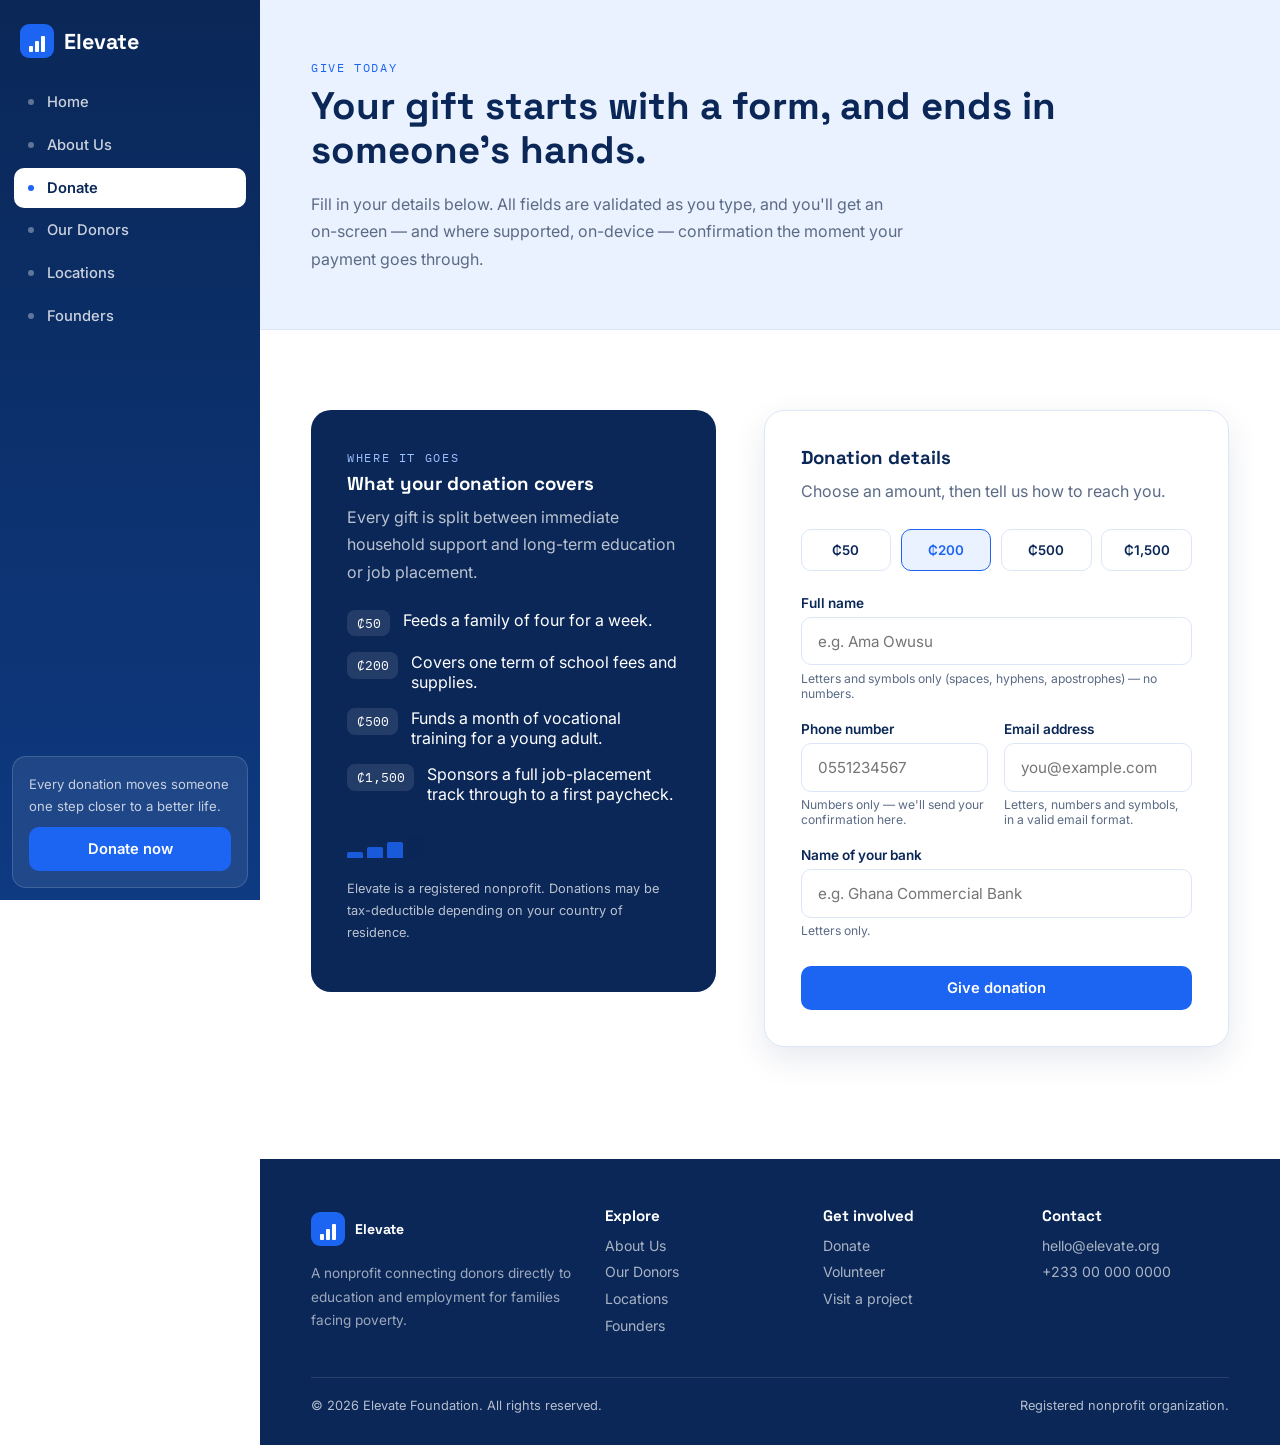
<file: donate.html>
<!DOCTYPE html>
<html lang="en">
<head>
<!-- Google Analytics -->
<script async src="https://www.googletagmanager.com/gtag/js?id=G-XXXXXXXXXX"></script>
<script>
  window.dataLayer = window.dataLayer || [];
  function gtag(){dataLayer.push(arguments);}
  gtag('js', new Date());
  gtag('config', 'G-XXXXXXXXXX');
</script>
<!-- End Google Analytics -->
<meta charset="UTF-8">
<meta name="viewport" content="width=device-width, initial-scale=1.0">
<title>Donate — Elevate</title>
<link rel="stylesheet" href="css/style.css">
</head>
<body>

<div class="app-shell">

  <div class="backdrop" data-nav-toggle></div>

  <aside class="sidebar">
    <div class="sidebar-top">
      <a href="index.html" class="brand">
        <span class="brand-mark"><span></span><span></span><span></span></span>
        Elevate
      </a>
      <button class="hamburger" data-nav-toggle aria-label="Close menu"><span></span><span></span><span></span></button>
    </div>
    <nav class="sidebar-nav">
      <a href="index.html"><span class="dot"></span>Home</a>
      <a href="about.html"><span class="dot"></span>About Us</a>
      <a href="donate.html"><span class="dot"></span>Donate</a>
      <a href="donors.html"><span class="dot"></span>Our Donors</a>
      <a href="locations.html"><span class="dot"></span>Locations</a>
      <a href="founders.html"><span class="dot"></span>Founders</a>
    </nav>
    <div class="sidebar-cta">
      <p>Every donation moves someone one step closer to a better life.</p>
      <a href="donate.html" class="btn btn-primary">Donate now</a>
    </div>
  </aside>

  <div class="main">
    <div class="topbar">
      <a href="index.html" class="brand">
        <span class="brand-mark"><span></span><span></span><span></span></span> Elevate
      </a>
      <button class="hamburger" data-nav-toggle aria-label="Open menu"><span></span><span></span><span></span></button>
    </div>

    <div class="content">

      <header class="page-header">
        <span class="eyebrow">Give today</span>
        <h1>Your gift starts with a form, and ends in someone's hands.</h1>
        <p>Fill in your details below. All fields are validated as you type, and you'll get an on-screen — and where supported, on-device — confirmation the moment your payment goes through.</p>
      </header>

      <section class="section">
        <div class="container donate-layout">

          <!-- LEFT: impact panel -->
          <div class="donate-panel">
            <span class="eyebrow" style="color:#9DBEFF;">Where it goes</span>
            <h3>What your donation covers</h3>
            <p>Every gift is split between immediate household support and long-term education or job placement.</p>
            <ul class="impact-list">
              <li><span class="amt">₵50</span><span>Feeds a family of four for a week.</span></li>
              <li><span class="amt">₵200</span><span>Covers one term of school fees and supplies.</span></li>
              <li><span class="amt">₵500</span><span>Funds a month of vocational training for a young adult.</span></li>
              <li><span class="amt">₵1,500</span><span>Sponsors a full job-placement track through to a first paycheck.</span></li>
            </ul>
            <div class="step-rule" style="margin-top:2rem;"><span></span><span></span><span></span><span></span></div>
            <p style="font-size:.8rem;">Elevate is a registered nonprofit. Donations may be tax-deductible depending on your country of residence.</p>
          </div>

          <!-- RIGHT: form -->
          <div class="form-card">
            <h3>Donation details</h3>
            <p style="margin-bottom:1.5rem;">Choose an amount, then tell us how to reach you.</p>

            <div class="amount-grid">
              <button type="button" class="amount-opt" data-value="50">₵50</button>
              <button type="button" class="amount-opt selected" data-value="200">₵200</button>
              <button type="button" class="amount-opt" data-value="500">₵500</button>
              <button type="button" class="amount-opt" data-value="1500">₵1,500</button>
            </div>

            <form id="donation-form" novalidate>
              <input type="hidden" id="amount" name="amount" value="200">

              <div class="field">
                <label for="fullname">Full name</label>
                <input type="text" id="fullname" name="fullname" placeholder="e.g. Ama Owusu" autocomplete="name" required>
                <div class="hint">Letters and symbols only (spaces, hyphens, apostrophes) — no numbers.</div>
                <div class="error-msg">Use letters and symbols only (no numbers).</div>
              </div>

              <div class="row-2">
                <div class="field">
                  <label for="phone">Phone number</label>
                  <input type="tel" id="phone" name="phone" placeholder="0551234567" autocomplete="tel" inputmode="numeric" required>
                  <div class="hint">Numbers only — we'll send your confirmation here.</div>
                  <div class="error-msg">Numbers only, 7–15 digits.</div>
                </div>
                <div class="field">
                  <label for="email">Email address</label>
                  <input type="email" id="email" name="email" placeholder="you@example.com" autocomplete="email" required>
                  <div class="hint">Letters, numbers and symbols, in a valid email format.</div>
                  <div class="error-msg">Enter a valid email address.</div>
                </div>
              </div>

              <div class="field">
                <label for="bankname">Name of your bank</label>
                <input type="text" id="bankname" name="bankname" placeholder="e.g. Ghana Commercial Bank" autocomplete="off" required>
                <div class="hint">Letters only.</div>
                <div class="error-msg">Bank name should contain letters only.</div>
              </div>

              <button type="submit" class="btn btn-primary btn-block" style="margin-top:.5rem;">Give donation</button>

              <div class="pay-toast" id="pay-toast">
                <span>✅</span>
                <span><strong>Payment received.</strong> Thank you — your gift is on its way to a family who needs it.</span>
              </div>

              <div class="phone-mock" id="phone-mock">
                <span class="icon">📱</span>
                <div>
                  <strong>Notification sent to your phone</strong>
                  <small>"Elevate: Thank you! Your donation was received." A copy was also sent to your email.</small>
                </div>
              </div>
            </form>
          </div>

        </div>
      </section>

    </div>

    <footer class="site-footer">
      <div class="footer-grid">
        <div>
          <a href="index.html" class="brand" style="color:#fff;margin-bottom:.75rem;display:flex;">
            <span class="brand-mark"><span></span><span></span><span></span></span> Elevate
          </a>
          <p style="color:rgba(255,255,255,.6);font-size:.85rem;max-width:32ch;">A nonprofit connecting donors directly to education and employment for families facing poverty.</p>
        </div>
        <div>
          <h4>Explore</h4>
          <a href="about.html">About Us</a>
          <a href="donors.html">Our Donors</a>
          <a href="locations.html">Locations</a>
          <a href="founders.html">Founders</a>
        </div>
        <div>
          <h4>Get involved</h4>
          <a href="donate.html">Donate</a>
          <a href="about.html">Volunteer</a>
          <a href="locations.html">Visit a project</a>
        </div>
        <div>
          <h4>Contact</h4>
          <a href="mailto:hello@elevate.org">hello@elevate.org</a>
          <a href="tel:+233000000000">+233 00 000 0000</a>
        </div>
      </div>
      <div class="footer-bottom">
        <span>&copy; 2026 Elevate Foundation. All rights reserved.</span>
        <span>Registered nonprofit organization.</span>
      </div>
    </footer>

  </div>
</div>

<script src="js/nav.js"></script>
<script src="js/donate.js"></script>
</body>
</html>
</file>
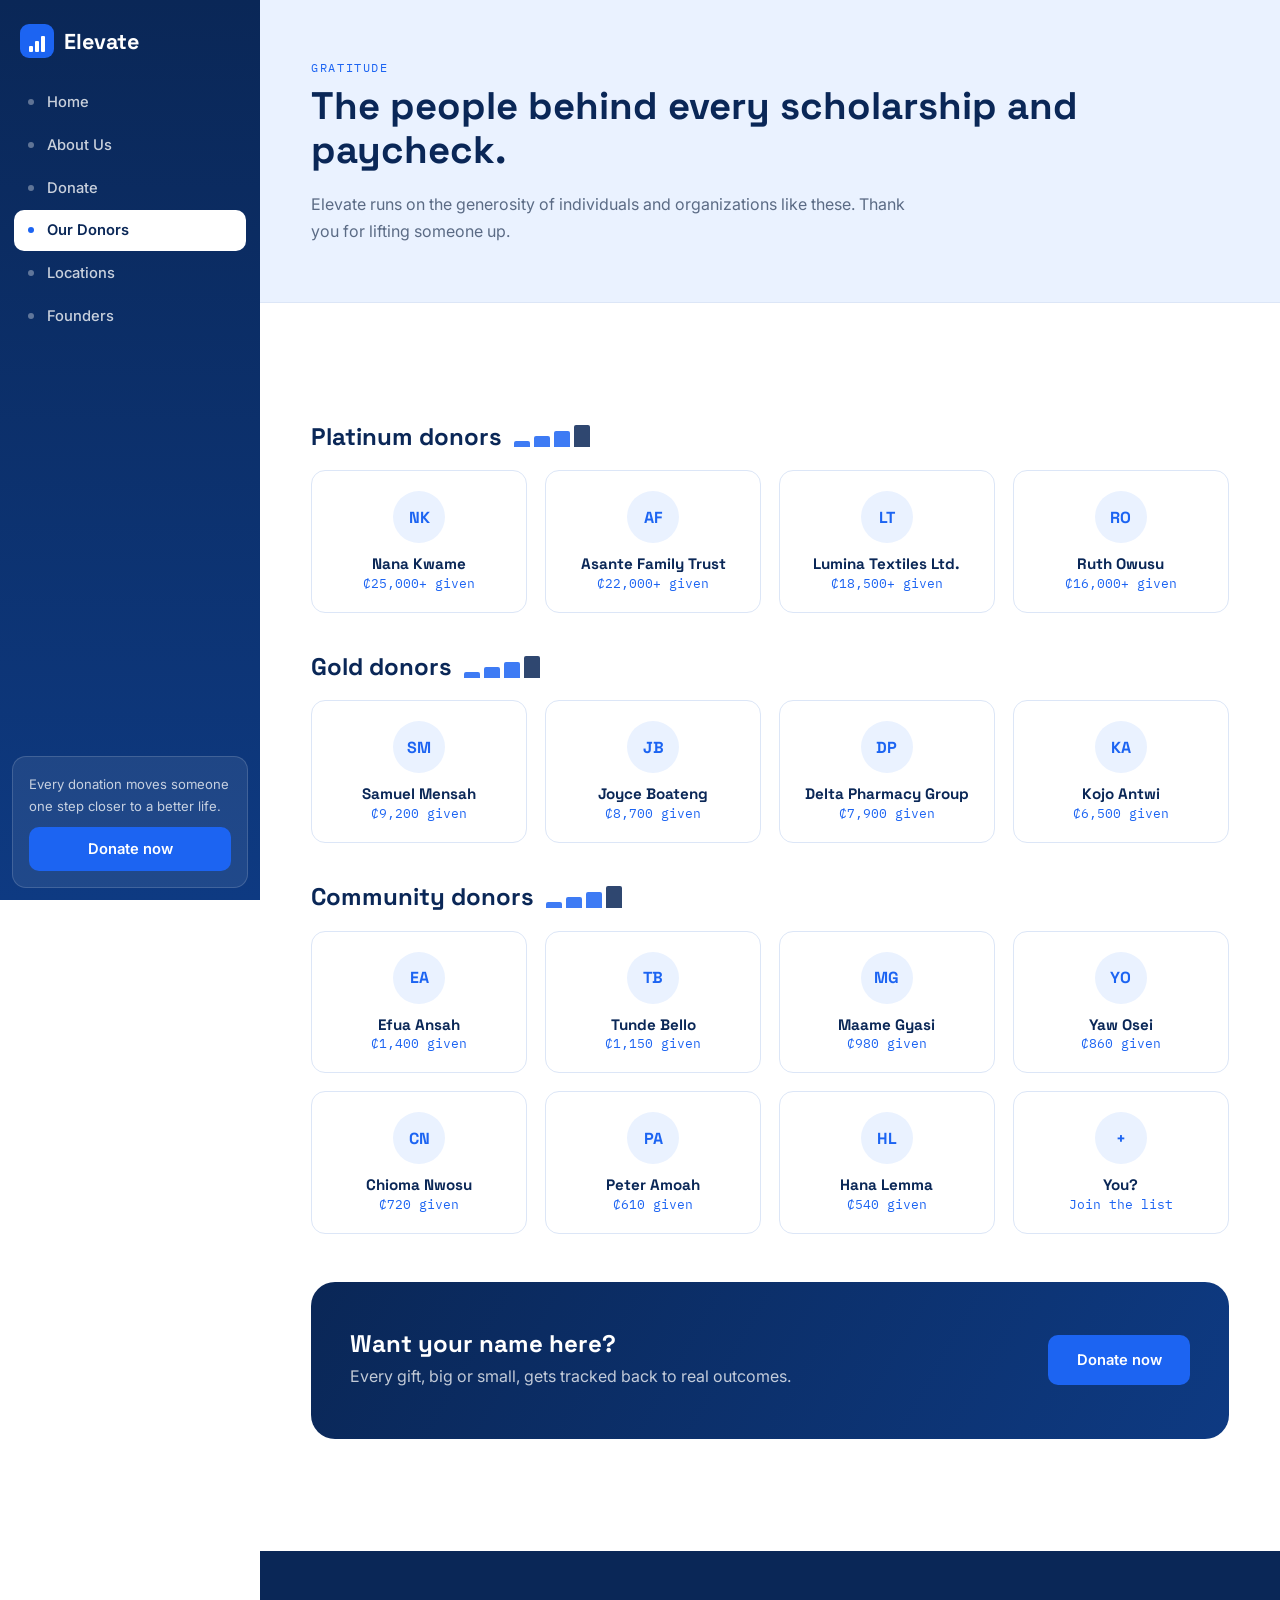
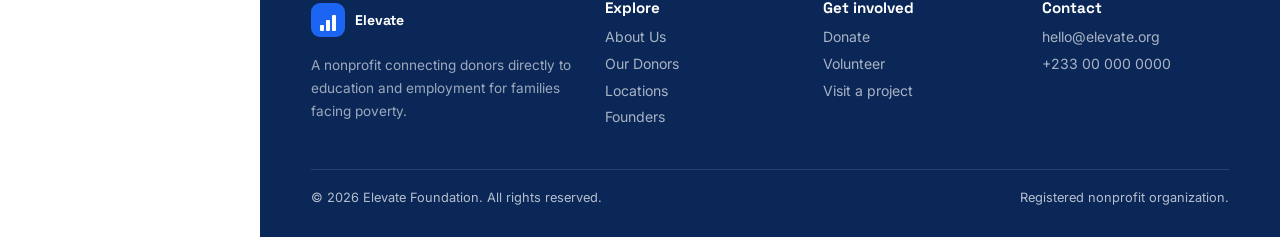
<file: donors.html>
<!DOCTYPE html>
<html lang="en">
<head>
<!-- Google Analytics -->
<script async src="https://www.googletagmanager.com/gtag/js?id=G-XXXXXXXXXX"></script>
<script>
  window.dataLayer = window.dataLayer || [];
  function gtag(){dataLayer.push(arguments);}
  gtag('js', new Date());
  gtag('config', 'G-XXXXXXXXXX');
</script>
<!-- End Google Analytics -->
<meta charset="UTF-8">
<meta name="viewport" content="width=device-width, initial-scale=1.0">
<title>Our Donors — Elevate</title>
<link rel="stylesheet" href="css/style.css">
</head>
<body>

<div class="app-shell">

  <div class="backdrop" data-nav-toggle></div>

  <aside class="sidebar">
    <div class="sidebar-top">
      <a href="index.html" class="brand">
        <span class="brand-mark"><span></span><span></span><span></span></span>
        Elevate
      </a>
      <button class="hamburger" data-nav-toggle aria-label="Close menu"><span></span><span></span><span></span></button>
    </div>
    <nav class="sidebar-nav">
      <a href="index.html"><span class="dot"></span>Home</a>
      <a href="about.html"><span class="dot"></span>About Us</a>
      <a href="donate.html"><span class="dot"></span>Donate</a>
      <a href="donors.html"><span class="dot"></span>Our Donors</a>
      <a href="locations.html"><span class="dot"></span>Locations</a>
      <a href="founders.html"><span class="dot"></span>Founders</a>
    </nav>
    <div class="sidebar-cta">
      <p>Every donation moves someone one step closer to a better life.</p>
      <a href="donate.html" class="btn btn-primary">Donate now</a>
    </div>
  </aside>

  <div class="main">
    <div class="topbar">
      <a href="index.html" class="brand">
        <span class="brand-mark"><span></span><span></span><span></span></span> Elevate
      </a>
      <button class="hamburger" data-nav-toggle aria-label="Open menu"><span></span><span></span><span></span></button>
    </div>

    <div class="content">

      <header class="page-header">
        <span class="eyebrow">Gratitude</span>
        <h1>The people behind every scholarship and paycheck.</h1>
        <p>Elevate runs on the generosity of individuals and organizations like these. Thank you for lifting someone up.</p>
      </header>

      <section class="section">
        <div class="container">

          <div class="tier-heading">
            <h2 style="margin:0;">Platinum donors</h2>
            <div class="step-rule"><span></span><span></span><span></span><span></span></div>
          </div>
          <div class="donor-grid">
            <div class="donor-card"><div class="donor-avatar">NK</div><h4>Nana Kwame</h4><div class="amt">₵25,000+ given</div></div>
            <div class="donor-card"><div class="donor-avatar">AF</div><h4>Asante Family Trust</h4><div class="amt">₵22,000+ given</div></div>
            <div class="donor-card"><div class="donor-avatar">LT</div><h4>Lumina Textiles Ltd.</h4><div class="amt">₵18,500+ given</div></div>
            <div class="donor-card"><div class="donor-avatar">RO</div><h4>Ruth Owusu</h4><div class="amt">₵16,000+ given</div></div>
          </div>

          <div class="tier-heading">
            <h2 style="margin:0;">Gold donors</h2>
            <div class="step-rule"><span></span><span></span><span></span><span></span></div>
          </div>
          <div class="donor-grid">
            <div class="donor-card"><div class="donor-avatar">SM</div><h4>Samuel Mensah</h4><div class="amt">₵9,200 given</div></div>
            <div class="donor-card"><div class="donor-avatar">JB</div><h4>Joyce Boateng</h4><div class="amt">₵8,700 given</div></div>
            <div class="donor-card"><div class="donor-avatar">DP</div><h4>Delta Pharmacy Group</h4><div class="amt">₵7,900 given</div></div>
            <div class="donor-card"><div class="donor-avatar">KA</div><h4>Kojo Antwi</h4><div class="amt">₵6,500 given</div></div>
          </div>

          <div class="tier-heading">
            <h2 style="margin:0;">Community donors</h2>
            <div class="step-rule"><span></span><span></span><span></span><span></span></div>
          </div>
          <div class="donor-grid">
            <div class="donor-card"><div class="donor-avatar">EA</div><h4>Efua Ansah</h4><div class="amt">₵1,400 given</div></div>
            <div class="donor-card"><div class="donor-avatar">TB</div><h4>Tunde Bello</h4><div class="amt">₵1,150 given</div></div>
            <div class="donor-card"><div class="donor-avatar">MG</div><h4>Maame Gyasi</h4><div class="amt">₵980 given</div></div>
            <div class="donor-card"><div class="donor-avatar">YO</div><h4>Yaw Osei</h4><div class="amt">₵860 given</div></div>
            <div class="donor-card"><div class="donor-avatar">CN</div><h4>Chioma Nwosu</h4><div class="amt">₵720 given</div></div>
            <div class="donor-card"><div class="donor-avatar">PA</div><h4>Peter Amoah</h4><div class="amt">₵610 given</div></div>
            <div class="donor-card"><div class="donor-avatar">HL</div><h4>Hana Lemma</h4><div class="amt">₵540 given</div></div>
            <div class="donor-card"><div class="donor-avatar">+</div><h4>You?</h4><div class="amt">Join the list</div></div>
          </div>

          <div class="cta-banner" style="margin-top:3rem;">
            <div>
              <h2>Want your name here?</h2>
              <p>Every gift, big or small, gets tracked back to real outcomes.</p>
            </div>
            <a href="donate.html" class="btn btn-primary" style="width:auto;padding:1rem 1.8rem;">Donate now</a>
          </div>

        </div>
      </section>

    </div>

    <footer class="site-footer">
      <div class="footer-grid">
        <div>
          <a href="index.html" class="brand" style="color:#fff;margin-bottom:.75rem;display:flex;">
            <span class="brand-mark"><span></span><span></span><span></span></span> Elevate
          </a>
          <p style="color:rgba(255,255,255,.6);font-size:.85rem;max-width:32ch;">A nonprofit connecting donors directly to education and employment for families facing poverty.</p>
        </div>
        <div>
          <h4>Explore</h4>
          <a href="about.html">About Us</a>
          <a href="donors.html">Our Donors</a>
          <a href="locations.html">Locations</a>
          <a href="founders.html">Founders</a>
        </div>
        <div>
          <h4>Get involved</h4>
          <a href="donate.html">Donate</a>
          <a href="about.html">Volunteer</a>
          <a href="locations.html">Visit a project</a>
        </div>
        <div>
          <h4>Contact</h4>
          <a href="mailto:hello@elevate.org">hello@elevate.org</a>
          <a href="tel:+233000000000">+233 00 000 0000</a>
        </div>
      </div>
      <div class="footer-bottom">
        <span>&copy; 2026 Elevate Foundation. All rights reserved.</span>
        <span>Registered nonprofit organization.</span>
      </div>
    </footer>

  </div>
</div>

<script src="js/nav.js"></script>
</body>
</html>
</file>
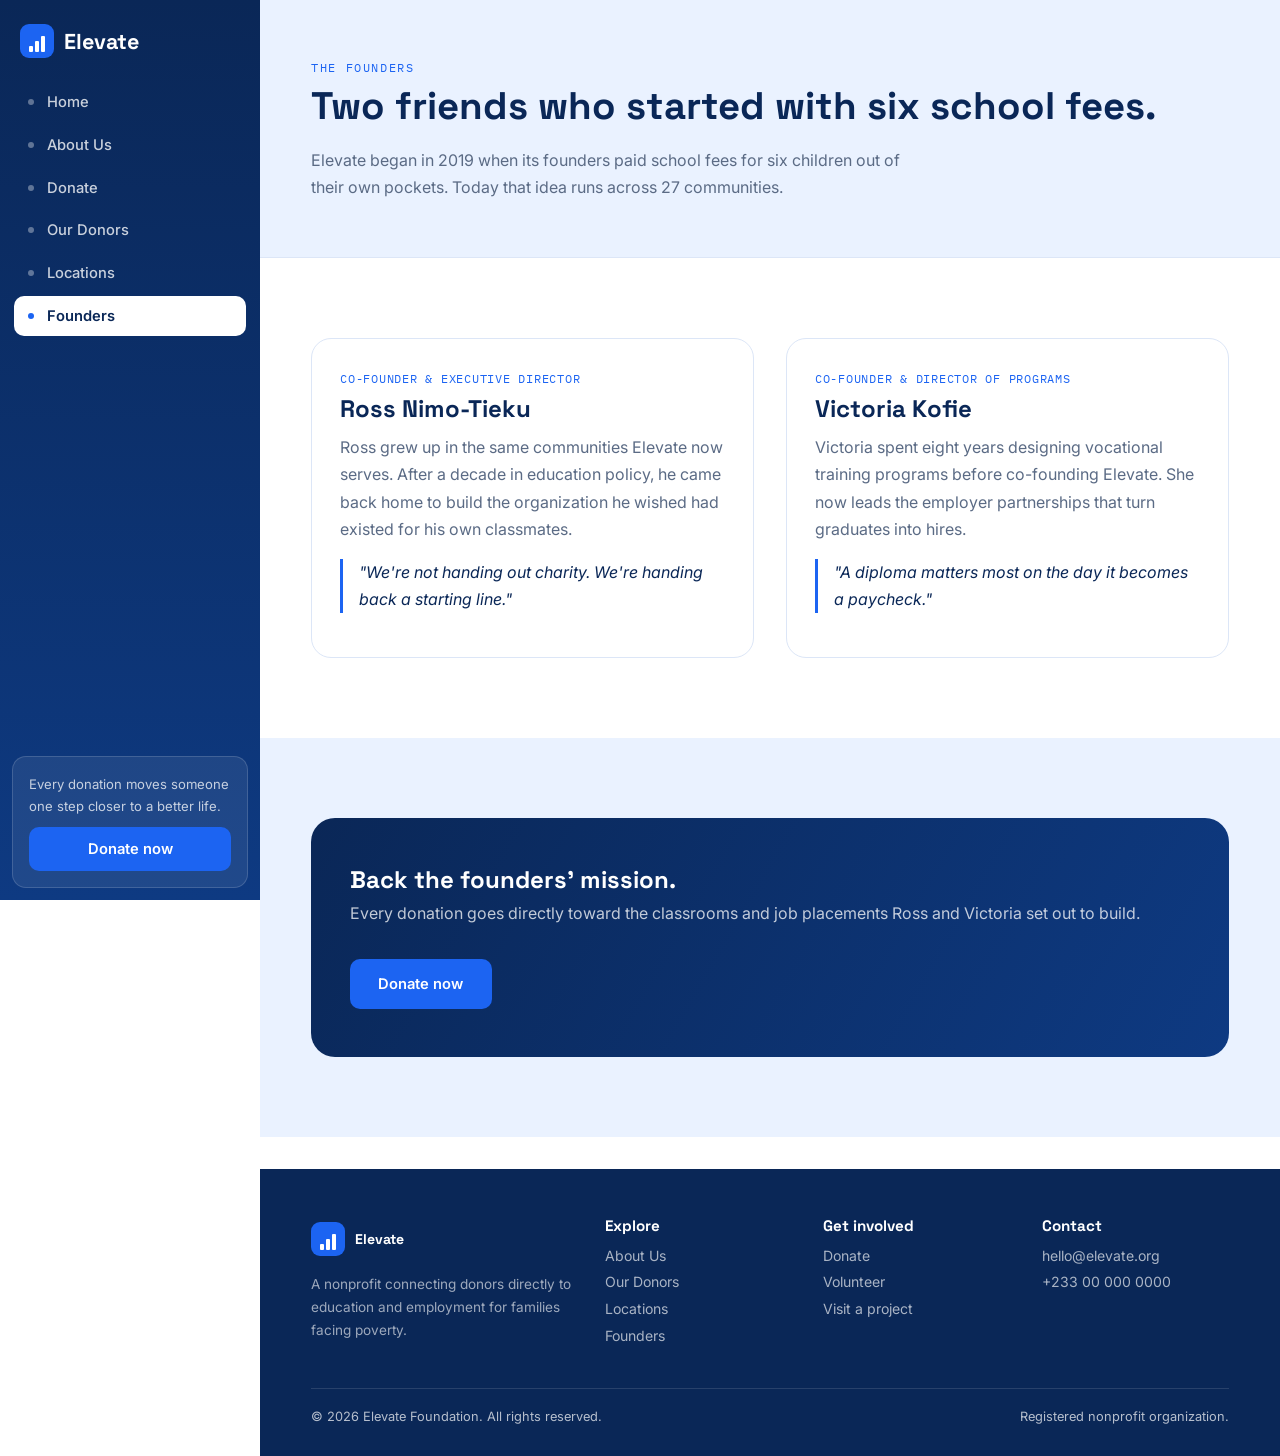
<file: founders.html>
<!DOCTYPE html>
<html lang="en">
<head>
<!-- Google Analytics -->
<script async src="https://www.googletagmanager.com/gtag/js?id=G-XXXXXXXXXX"></script>
<script>
  window.dataLayer = window.dataLayer || [];
  function gtag(){dataLayer.push(arguments);}
  gtag('js', new Date());
  gtag('config', 'G-XXXXXXXXXX');
</script>
<!-- End Google Analytics -->
<meta charset="UTF-8">
<meta name="viewport" content="width=device-width, initial-scale=1.0">
<title>Founders — Elevate</title>
<link rel="stylesheet" href="css/style.css">
</head>
<body>

<div class="app-shell">

  <div class="backdrop" data-nav-toggle></div>

  <aside class="sidebar">
    <div class="sidebar-top">
      <a href="index.html" class="brand">
        <span class="brand-mark"><span></span><span></span><span></span></span>
        Elevate
      </a>
      <button class="hamburger" data-nav-toggle aria-label="Close menu"><span></span><span></span><span></span></button>
    </div>
    <nav class="sidebar-nav">
      <a href="index.html"><span class="dot"></span>Home</a>
      <a href="about.html"><span class="dot"></span>About Us</a>
      <a href="donate.html"><span class="dot"></span>Donate</a>
      <a href="donors.html"><span class="dot"></span>Our Donors</a>
      <a href="locations.html"><span class="dot"></span>Locations</a>
      <a href="founders.html"><span class="dot"></span>Founders</a>
    </nav>
    <div class="sidebar-cta">
      <p>Every donation moves someone one step closer to a better life.</p>
      <a href="donate.html" class="btn btn-primary">Donate now</a>
    </div>
  </aside>

  <div class="main">
    <div class="topbar">
      <a href="index.html" class="brand">
        <span class="brand-mark"><span></span><span></span><span></span></span> Elevate
      </a>
      <button class="hamburger" data-nav-toggle aria-label="Open menu"><span></span><span></span><span></span></button>
    </div>

    <div class="content">

      <header class="page-header">
        <span class="eyebrow">The founders</span>
        <h1>Two friends who started with six school fees.</h1>
        <p>Elevate began in 2019 when its founders paid school fees for six children out of their own pockets. Today that idea runs across 27 communities.</p>
      </header>

      <section class="section">
        <div class="container founder-grid">

          <div class="founder-card">
            <div class="founder-body">
              <span class="founder-role">Co-Founder &amp; Executive Director</span>
              <h2 style="margin-top:.3em;">Ross Nimo-Tieku</h2>
              <p>Ross grew up in the same communities Elevate now serves. After a decade in education policy, he came back home to build the organization he wished had existed for his own classmates.</p>
              <p class="founder-quote">"We're not handing out charity. We're handing back a starting line."</p>
            </div>
          </div>

          <div class="founder-card">
            <div class="founder-body">
              <span class="founder-role">Co-Founder &amp; Director of Programs</span>
              <h2 style="margin-top:.3em;">Victoria Kofie</h2>
              <p>Victoria spent eight years designing vocational training programs before co-founding Elevate. She now leads the employer partnerships that turn graduates into hires.</p>
              <p class="founder-quote">"A diploma matters most on the day it becomes a paycheck."</p>
            </div>
          </div>

        </div>
      </section>

      <section class="section section-alt">
        <div class="container">
          <div class="cta-banner" style="background:linear-gradient(120deg,var(--navy),var(--navy-2));">
            <div>
              <h2>Back the founders' mission.</h2>
              <p>Every donation goes directly toward the classrooms and job placements Ross and Victoria set out to build.</p>
            </div>
            <a href="donate.html" class="btn btn-primary" style="width:auto;padding:1rem 1.8rem;">Donate now</a>
          </div>
        </div>
      </section>

    </div>

    <footer class="site-footer">
      <div class="footer-grid">
        <div>
          <a href="index.html" class="brand" style="color:#fff;margin-bottom:.75rem;display:flex;">
            <span class="brand-mark"><span></span><span></span><span></span></span> Elevate
          </a>
          <p style="color:rgba(255,255,255,.6);font-size:.85rem;max-width:32ch;">A nonprofit connecting donors directly to education and employment for families facing poverty.</p>
        </div>
        <div>
          <h4>Explore</h4>
          <a href="about.html">About Us</a>
          <a href="donors.html">Our Donors</a>
          <a href="locations.html">Locations</a>
          <a href="founders.html">Founders</a>
        </div>
        <div>
          <h4>Get involved</h4>
          <a href="donate.html">Donate</a>
          <a href="about.html">Volunteer</a>
          <a href="locations.html">Visit a project</a>
        </div>
        <div>
          <h4>Contact</h4>
          <a href="mailto:hello@elevate.org">hello@elevate.org</a>
          <a href="tel:+233000000000">+233 00 000 0000</a>
        </div>
      </div>
      <div class="footer-bottom">
        <span>&copy; 2026 Elevate Foundation. All rights reserved.</span>
        <span>Registered nonprofit organization.</span>
      </div>
    </footer>

  </div>
</div>

<script src="js/nav.js"></script>
</body>
</html>
</file>
<file: css/style.css>
/* =========================================================
   ELEVATE — main stylesheet
   Palette: whites + blues only, per brief.
   Signature motif: the "ascending step" — a rising staircase
   line used in the hero, section dividers and stat blocks,
   echoing the brand name "Elevate".
   ========================================================= */

@import url('https://fonts.googleapis.com/css2?family=Space+Grotesk:wght@500;600;700&family=Inter:wght@400;500;600;700&family=IBM+Plex+Mono:wght@500&display=swap');

:root{
  /* color tokens */
  --navy:        #0A2757;
  --navy-2:      #0E3A82;
  --blue:        #1C64F2;
  --blue-light:  #5B93F7;
  --sky:         #EAF2FF;
  --sky-2:       #D7E8FF;
  --white:       #FFFFFF;
  --ink:         #10192B;
  --muted:       #5B6B85;
  --border:      #DCE6F7;

  /* type tokens */
  --font-display: 'Space Grotesk', sans-serif;
  --font-body: 'Inter', sans-serif;
  --font-mono: 'IBM Plex Mono', monospace;

  --sidebar-w: 260px;
  --sidebar-w-collapsed: 84px;
  --radius: 14px;
  --shadow: 0 12px 32px rgba(10,39,87,0.10);
}

*,*::before,*::after{ box-sizing:border-box; }
html{ scroll-behavior:smooth; }
body{
  margin:0;
  font-family:var(--font-body);
  color:var(--ink);
  background:var(--white);
  -webkit-font-smoothing:antialiased;
}
img{ max-width:100%; display:block; }
a{ color:inherit; text-decoration:none; }
ul{ list-style:none; margin:0; padding:0; }
h1,h2,h3,h4{ font-family:var(--font-display); color:var(--navy); margin:0 0 .5em; line-height:1.15; }
p{ line-height:1.7; color:var(--muted); margin:0 0 1em; }
button{ font-family:inherit; cursor:pointer; }
:focus-visible{ outline:3px solid var(--blue-light); outline-offset:2px; }

.eyebrow{
  font-family:var(--font-mono);
  font-size:.72rem;
  letter-spacing:.14em;
  text-transform:uppercase;
  color:var(--blue);
  display:inline-block;
  margin-bottom:.75em;
}

/* =========================================================
   LAYOUT SHELL — left sidebar + main content
   ========================================================= */
.app-shell{
  display:flex;
  min-height:100vh;
}

/* ---- Sidebar (sandwich / hamburger nav, left-hand side) ---- */
.sidebar{
  position:fixed;
  top:0; left:0; bottom:0;
  width:var(--sidebar-w);
  background:linear-gradient(180deg,var(--navy) 0%, var(--navy-2) 100%);
  color:var(--white);
  display:flex;
  flex-direction:column;
  z-index:1000;
  transition:transform .3s ease;
}

.sidebar-top{
  display:flex;
  align-items:center;
  justify-content:space-between;
  padding:1.5rem 1.25rem 1rem;
}

.brand{
  display:flex;
  align-items:center;
  gap:.6rem;
  font-family:var(--font-display);
  font-weight:700;
  font-size:1.35rem;
  color:var(--white);
}
.brand-mark{
  width:34px;height:34px;
  border-radius:9px;
  background:var(--blue);
  display:flex;align-items:end;justify-content:center;
  padding:6px;
  gap:2px;
}
.brand-mark span{
  display:block;width:4px;background:var(--white);border-radius:1px;
}
.brand-mark span:nth-child(1){height:6px;}
.brand-mark span:nth-child(2){height:11px;}
.brand-mark span:nth-child(3){height:16px;}

/* hamburger / sandwich icon */
.hamburger{
  width:40px;height:40px;
  border-radius:9px;
  border:1px solid rgba(255,255,255,.18);
  background:rgba(255,255,255,.06);
  display:none;
  align-items:center;justify-content:center;
  flex-direction:column;
  gap:4px;
}
.hamburger span{
  width:18px;height:2px;background:var(--white);border-radius:2px;
}

.sidebar-nav{
  padding:.5rem .9rem;
  display:flex;
  flex-direction:column;
  gap:.15rem;
  flex:1;
  overflow-y:auto;
}
.sidebar-nav a{
  display:flex;
  align-items:center;
  gap:.8rem;
  padding:.7rem .85rem;
  border-radius:10px;
  color:rgba(255,255,255,.78);
  font-size:.92rem;
  font-weight:500;
}
.sidebar-nav a .dot{
  width:6px;height:6px;border-radius:50%;
  background:rgba(255,255,255,.35);
  flex-shrink:0;
}
.sidebar-nav a:hover{ background:rgba(255,255,255,.08); color:var(--white); }
.sidebar-nav a.active{ background:var(--white); color:var(--navy); font-weight:600; }
.sidebar-nav a.active .dot{ background:var(--blue); }

.sidebar-cta{
  margin:.75rem;
  padding:1rem;
  border-radius:var(--radius);
  background:rgba(255,255,255,.08);
  border:1px solid rgba(255,255,255,.15);
}
.sidebar-cta p{ color:rgba(255,255,255,.75); font-size:.82rem; margin-bottom:.75em; }
.btn{
  display:inline-flex;
  align-items:center;
  justify-content:center;
  gap:.5rem;
  padding:.8rem 1.3rem;
  border-radius:10px;
  font-weight:600;
  font-size:.92rem;
  border:none;
  transition:transform .15s ease, box-shadow .15s ease, background .15s ease;
}
.btn-primary{ background:var(--blue); color:var(--white); width:100%; }
.btn-primary:hover{ background:var(--blue-light); transform:translateY(-1px); }
.btn-ghost{ background:var(--white); color:var(--navy); border:1.5px solid var(--border); }
.btn-ghost:hover{ background:var(--sky); }
.btn-block{ width:100%; }

/* mobile off-canvas backdrop */
.backdrop{
  display:none;
  position:fixed; inset:0;
  background:rgba(10,25,55,.45);
  z-index:900;
}

/* ---- Main content ---- */
.main{
  margin-left:var(--sidebar-w);
  flex:1;
  min-width:0;
  display:flex;
  flex-direction:column;
}

.topbar{
  display:none;
  align-items:center;
  justify-content:space-between;
  padding:1rem 1.25rem;
  background:var(--white);
  border-bottom:1px solid var(--border);
  position:sticky; top:0; z-index:500;
}
.topbar .brand{ color:var(--navy); font-size:1.15rem; }
.topbar .brand-mark{ width:28px;height:28px; }
.topbar .hamburger{
  display:flex;
  border-color:var(--border);
  background:var(--sky);
}
.topbar .hamburger span{ background:var(--navy); }

.content{ flex:1; }

/* =========================================================
   SHARED SECTION UTILITIES
   ========================================================= */
.section{ padding:5rem 4vw; }
.section-tight{ padding:3rem 4vw; }
.section-alt{ background:var(--sky); }
.container{ max-width:1120px; margin:0 auto; }
.two-col{
  display:grid;
  grid-template-columns:1.05fr 1fr;
  gap:3rem;
  align-items:center;
}
.grid-3{ display:grid; grid-template-columns:repeat(3,1fr); gap:1.75rem; }
.grid-2{ display:grid; grid-template-columns:repeat(2,1fr); gap:1.75rem; }
.grid-4{ display:grid; grid-template-columns:repeat(4,1fr); gap:1.5rem; }

.card{
  background:var(--white);
  border:1px solid var(--border);
  border-radius:var(--radius);
  padding:1.75rem;
}

/* ---- Ascending-step signature motif ---- */
.step-rule{
  display:flex;
  align-items:flex-end;
  gap:4px;
  height:22px;
  margin:1.25rem 0;
}
.step-rule span{
  display:block;
  width:16px;
  background:var(--blue);
  border-radius:2px 2px 0 0;
  opacity:.85;
}
.step-rule span:nth-child(1){ height:6px; }
.step-rule span:nth-child(2){ height:11px; }
.step-rule span:nth-child(3){ height:16px; }
.step-rule span:nth-child(4){ height:22px; background:var(--navy); }

/* =========================================================
   HERO (home page)
   ========================================================= */
.hero{
  padding:4.5rem 4vw 3rem;
  background:
    radial-gradient(1100px 480px at 85% -10%, var(--sky) 0%, transparent 60%),
    var(--white);
}
.hero-grid{
  display:grid;
  grid-template-columns:1fr 1fr;
  gap:3rem;
  align-items:center;
  max-width:1180px;
  margin:0 auto;
}
.hero h1{
  font-size:clamp(2.1rem,4vw,3.15rem);
  letter-spacing:-.01em;
}
.hero p.lead{ font-size:1.08rem; max-width:46ch; }
.hero-actions{ display:flex; gap:.9rem; margin-top:1.5rem; flex-wrap:wrap; }
.hero-actions .btn-primary{ width:auto; padding:.9rem 1.6rem; }

.hero-photo{
  position:relative;
  border-radius:20px;
  overflow:hidden;
  box-shadow:var(--shadow);
  aspect-ratio:4/5;
}
.hero-photo img{ width:100%; height:100%; object-fit:cover; }
.hero-photo .caption-chip{
  position:absolute; left:1rem; bottom:1rem; right:1rem;
  background:rgba(10,39,87,.82);
  backdrop-filter:blur(4px);
  color:var(--white);
  padding:.85rem 1rem;
  border-radius:12px;
  font-size:.82rem;
}
.hero-photo .caption-chip strong{ display:block; font-family:var(--font-display); font-size:1rem; }

/* stat strip */
.stat-strip{
  max-width:1180px;
  margin:3.5rem auto 0;
  display:grid;
  grid-template-columns:repeat(4,1fr);
  border-top:1px solid var(--border);
  padding-top:2rem;
}
.stat{ padding:0 1rem; border-left:1px solid var(--border); }
.stat:first-child{ border-left:none; padding-left:0; }
.stat .num{ font-family:var(--font-mono); font-size:1.9rem; color:var(--navy); font-weight:500; }
.stat .label{ font-size:.85rem; color:var(--muted); }

/* before / after image pair */
.pair{ display:grid; grid-template-columns:1fr 1fr; gap:1rem; }
.pair figure{ margin:0; border-radius:16px; overflow:hidden; position:relative; }
.pair img{ width:100%; height:280px; object-fit:cover; }
.pair figcaption{
  position:absolute; left:0; right:0; bottom:0;
  padding:.9rem 1rem;
  background:linear-gradient(0deg, rgba(10,39,87,.85), transparent);
  color:var(--white);
  font-size:.85rem;
  font-weight:600;
}

.icon-tile{
  width:46px;height:46px;
  border-radius:10px;
  background:var(--sky);
  display:flex;align-items:center;justify-content:center;
  color:var(--blue);
  margin-bottom:1rem;
}

.cta-banner{
  background:linear-gradient(120deg,var(--navy),var(--navy-2));
  color:var(--white);
  border-radius:24px;
  padding:3rem 3vw;
  display:flex;
  align-items:center;
  justify-content:space-between;
  gap:2rem;
  flex-wrap:wrap;
}
.cta-banner h2{ color:var(--white); margin-bottom:.25em; }
.cta-banner p{ color:rgba(255,255,255,.75); margin:0; }

/* =========================================================
   FOOTER
   ========================================================= */
.site-footer{
  background:var(--navy);
  color:rgba(255,255,255,.7);
  padding:3rem 4vw 2rem;
  margin-top:2rem;
}
.footer-grid{
  max-width:1120px; margin:0 auto;
  display:grid; grid-template-columns:1.4fr 1fr 1fr 1fr; gap:2rem;
  padding-bottom:2rem; border-bottom:1px solid rgba(255,255,255,.12);
}
.footer-grid h4{ color:var(--white); font-size:.95rem; }
.footer-grid a{ display:block; padding:.3rem 0; font-size:.88rem; color:rgba(255,255,255,.65); }
.footer-grid a:hover{ color:var(--white); }
.footer-bottom{
  max-width:1120px; margin:0 auto; padding-top:1.25rem;
  display:flex; justify-content:space-between; font-size:.8rem; flex-wrap:wrap; gap:.5rem;
}

/* =========================================================
   PAGE HEADER (non-home pages)
   ========================================================= */
.page-header{
  padding:3.5rem 4vw 2.5rem;
  background:var(--sky);
  border-bottom:1px solid var(--border);
}
.page-header h1{ font-size:clamp(1.8rem,3vw,2.6rem); }
.page-header p{ max-width:60ch; }

/* =========================================================
   ABOUT PAGE — timeline
   ========================================================= */
.timeline{ position:relative; padding-left:2.25rem; }
.timeline::before{
  content:"";
  position:absolute; left:8px; top:6px; bottom:6px; width:2px;
  background:var(--border);
}
.timeline-item{ position:relative; padding-bottom:2.25rem; }
.timeline-item::before{
  content:"";
  position:absolute; left:-2.25rem; top:2px;
  width:16px; height:16px; border-radius:50%;
  background:var(--blue); border:3px solid var(--sky);
}
.timeline-item .year{ font-family:var(--font-mono); color:var(--blue); font-size:.85rem; }

/* =========================================================
   DONATE PAGE — form
   ========================================================= */
.donate-layout{
  display:grid;
  grid-template-columns:1fr 1.15fr;
  gap:3rem;
  align-items:start;
}
.donate-panel{
  background:var(--navy);
  color:var(--white);
  border-radius:20px;
  padding:2.25rem;
  position:sticky;
  top:1.5rem;
}
.donate-panel h3{ color:var(--white); }
.donate-panel p{ color:rgba(255,255,255,.72); }
.impact-list{ margin-top:1.5rem; display:flex; flex-direction:column; gap:1rem; }
.impact-list li{ display:flex; gap:.8rem; align-items:flex-start; }
.impact-list .amt{
  font-family:var(--font-mono);
  background:rgba(255,255,255,.1);
  border-radius:8px;
  padding:.3rem .6rem;
  font-size:.82rem;
  white-space:nowrap;
}

.form-card{
  background:var(--white);
  border:1px solid var(--border);
  border-radius:20px;
  padding:2.25rem;
  box-shadow:var(--shadow);
}
.amount-grid{
  display:grid; grid-template-columns:repeat(4,1fr); gap:.6rem;
  margin-bottom:1.5rem;
}
.amount-opt{
  padding:.75rem .5rem;
  border-radius:10px;
  border:1.5px solid var(--border);
  text-align:center;
  font-weight:600;
  color:var(--navy);
  background:var(--white);
}
.amount-opt.selected{ border-color:var(--blue); background:var(--sky); color:var(--blue); }

.field{ margin-bottom:1.25rem; }
.field label{
  display:block; font-size:.85rem; font-weight:600; color:var(--navy); margin-bottom:.4rem;
}
.field .hint{ font-size:.76rem; color:var(--muted); margin-top:.35rem; }
.field input{
  width:100%;
  padding:.85rem 1rem;
  border-radius:10px;
  border:1.5px solid var(--border);
  font-size:.95rem;
  font-family:inherit;
  color:var(--ink);
  background:var(--white);
}
.field input:focus{ border-color:var(--blue); outline:none; box-shadow:0 0 0 3px rgba(28,100,242,.15); }
.field.invalid input{ border-color:#D14343; }
.field .error-msg{
  display:none;
  font-size:.78rem;
  color:#D14343;
  margin-top:.35rem;
}
.field.invalid .error-msg{ display:block; }
.field.valid input{ border-color:#1E9E6B; }

.row-2{ display:grid; grid-template-columns:1fr 1fr; gap:1rem; }

.pay-toast{
  display:none;
  align-items:flex-start;
  gap:.8rem;
  background:#E9F9F1;
  border:1px solid #B9EAD1;
  color:#0F6B44;
  padding:1rem 1.1rem;
  border-radius:12px;
  margin-top:1.25rem;
  font-size:.88rem;
}
.pay-toast.show{ display:flex; }
.phone-mock{
  margin-top:1.25rem;
  border:1.5px solid var(--border);
  border-radius:14px;
  padding:1rem 1.1rem;
  display:none;
  gap:.8rem;
  background:var(--sky);
}
.phone-mock.show{ display:flex; }
.phone-mock .icon{ font-size:1.3rem; }
.phone-mock small{ display:block; color:var(--muted); margin-top:.2rem; }

/* =========================================================
   DONORS PAGE
   ========================================================= */
.tier-heading{ display:flex; align-items:center; gap:.75rem; margin:2.5rem 0 1.25rem; }
.tier-heading .step-rule{ margin:0; }
.donor-grid{ display:grid; grid-template-columns:repeat(4,1fr); gap:1.1rem; }
.donor-card{
  border:1px solid var(--border);
  border-radius:14px;
  padding:1.25rem;
  text-align:center;
}
.donor-avatar{
  width:52px;height:52px;border-radius:50%;
  background:var(--sky);
  color:var(--blue);
  display:flex;align-items:center;justify-content:center;
  font-family:var(--font-display); font-weight:700;
  margin:0 auto .75rem;
}
.donor-card h4{ font-size:.95rem; margin-bottom:.15em; }
.donor-card .amt{ font-family:var(--font-mono); font-size:.82rem; color:var(--blue); }

/* =========================================================
   LOCATIONS PAGE
   ========================================================= */
.loc-grid{ display:grid; grid-template-columns:repeat(3,1fr); gap:1.5rem; }
.loc-card{
  border:1px solid var(--border); border-radius:16px; overflow:hidden;
}
.loc-card img{ height:170px; width:100%; object-fit:cover; }
.loc-card .body{ padding:1.1rem 1.25rem; }
.loc-card .status{
  display:inline-block; font-size:.72rem; font-weight:700;
  padding:.25rem .6rem; border-radius:20px; margin-bottom:.6rem;
}
.status-active{ background:#E7F5EC; color:#1E9E6B; }
.status-upcoming{ background:var(--sky); color:var(--blue); }
.map-embed{
  border-radius:18px; overflow:hidden; border:1px solid var(--border);
  height:340px;
}
.map-embed iframe{ width:100%; height:100%; border:0; }
.hq-card{ display:flex; gap:1rem; align-items:flex-start; }
.hq-card .icon-tile{ margin-bottom:0; flex-shrink:0; }

/* =========================================================
   FOUNDERS PAGE
   ========================================================= */
.founder-grid{ display:grid; grid-template-columns:1fr 1fr; gap:2rem; }
.founder-card{
  border:1px solid var(--border); border-radius:20px; overflow:hidden;
}
.founder-photo{ aspect-ratio:5/4; overflow:hidden; }
.founder-photo img{ width:100%; height:100%; object-fit:cover; }
.founder-body{ padding:1.75rem; }
.founder-role{ font-family:var(--font-mono); font-size:.78rem; color:var(--blue); letter-spacing:.06em; text-transform:uppercase; }
.founder-quote{
  border-left:3px solid var(--blue); padding-left:1rem;
  font-style:italic; color:var(--navy); margin-top:1rem;
}

/* =========================================================
   RESPONSIVE
   ========================================================= */
@media (max-width:1080px){
  .hero-grid{ grid-template-columns:1fr; }
  .hero-photo{ order:-1; aspect-ratio:16/9; }
  .stat-strip{ grid-template-columns:repeat(2,1fr); row-gap:1.5rem; }
  .stat:nth-child(3){ border-left:none; padding-left:0; }
  .two-col{ grid-template-columns:1fr; }
  .grid-3{ grid-template-columns:repeat(2,1fr); }
  .grid-4{ grid-template-columns:repeat(2,1fr); }
  .donate-layout{ grid-template-columns:1fr; }
  .donate-panel{ position:static; }
  .loc-grid{ grid-template-columns:repeat(2,1fr); }
  .donor-grid{ grid-template-columns:repeat(2,1fr); }
  .footer-grid{ grid-template-columns:1fr 1fr; }
}

@media (max-width:760px){
  .sidebar{ transform:translateX(-100%); box-shadow:0 0 0 rgba(0,0,0,0); }
  .sidebar.open{ transform:translateX(0); box-shadow:20px 0 60px rgba(10,25,55,.35); }
  .main{ margin-left:0; }
  .topbar{ display:flex; }
  .backdrop.show{ display:block; }
  .section{ padding:3rem 5vw; }
  .section-tight{ padding:2.25rem 5vw; }
  .hero{ padding:2.5rem 5vw 2rem; }
  .grid-3{ grid-template-columns:1fr; }
  .grid-4{ grid-template-columns:1fr 1fr; }
  .grid-2{ grid-template-columns:1fr; }
  .pair{ grid-template-columns:1fr; }
  .row-2{ grid-template-columns:1fr; }
  .amount-grid{ grid-template-columns:repeat(2,1fr); }
  .loc-grid{ grid-template-columns:1fr; }
  .donor-grid{ grid-template-columns:1fr 1fr; }
  .founder-grid{ grid-template-columns:1fr; }
  .footer-grid{ grid-template-columns:1fr; }
  .cta-banner{ flex-direction:column; align-items:flex-start; }
  .stat-strip{ grid-template-columns:1fr 1fr; }
}
</file>
